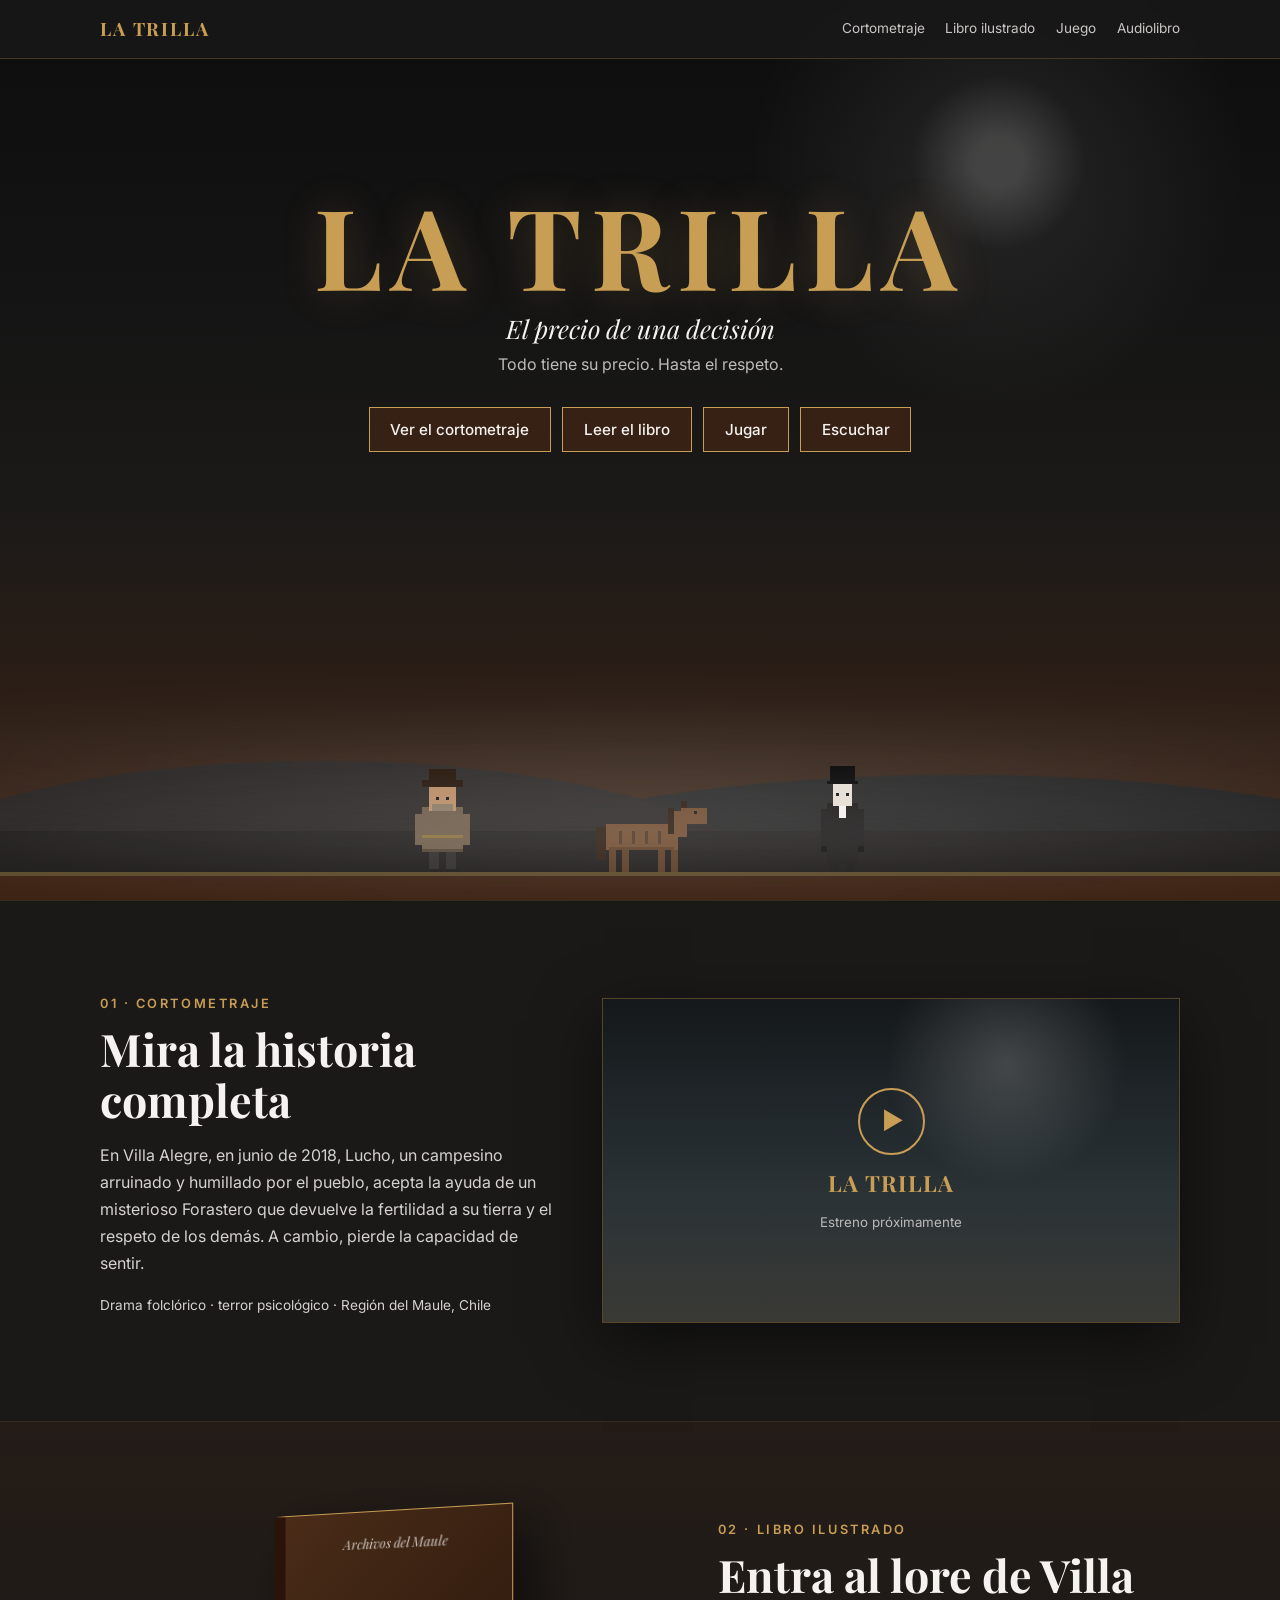
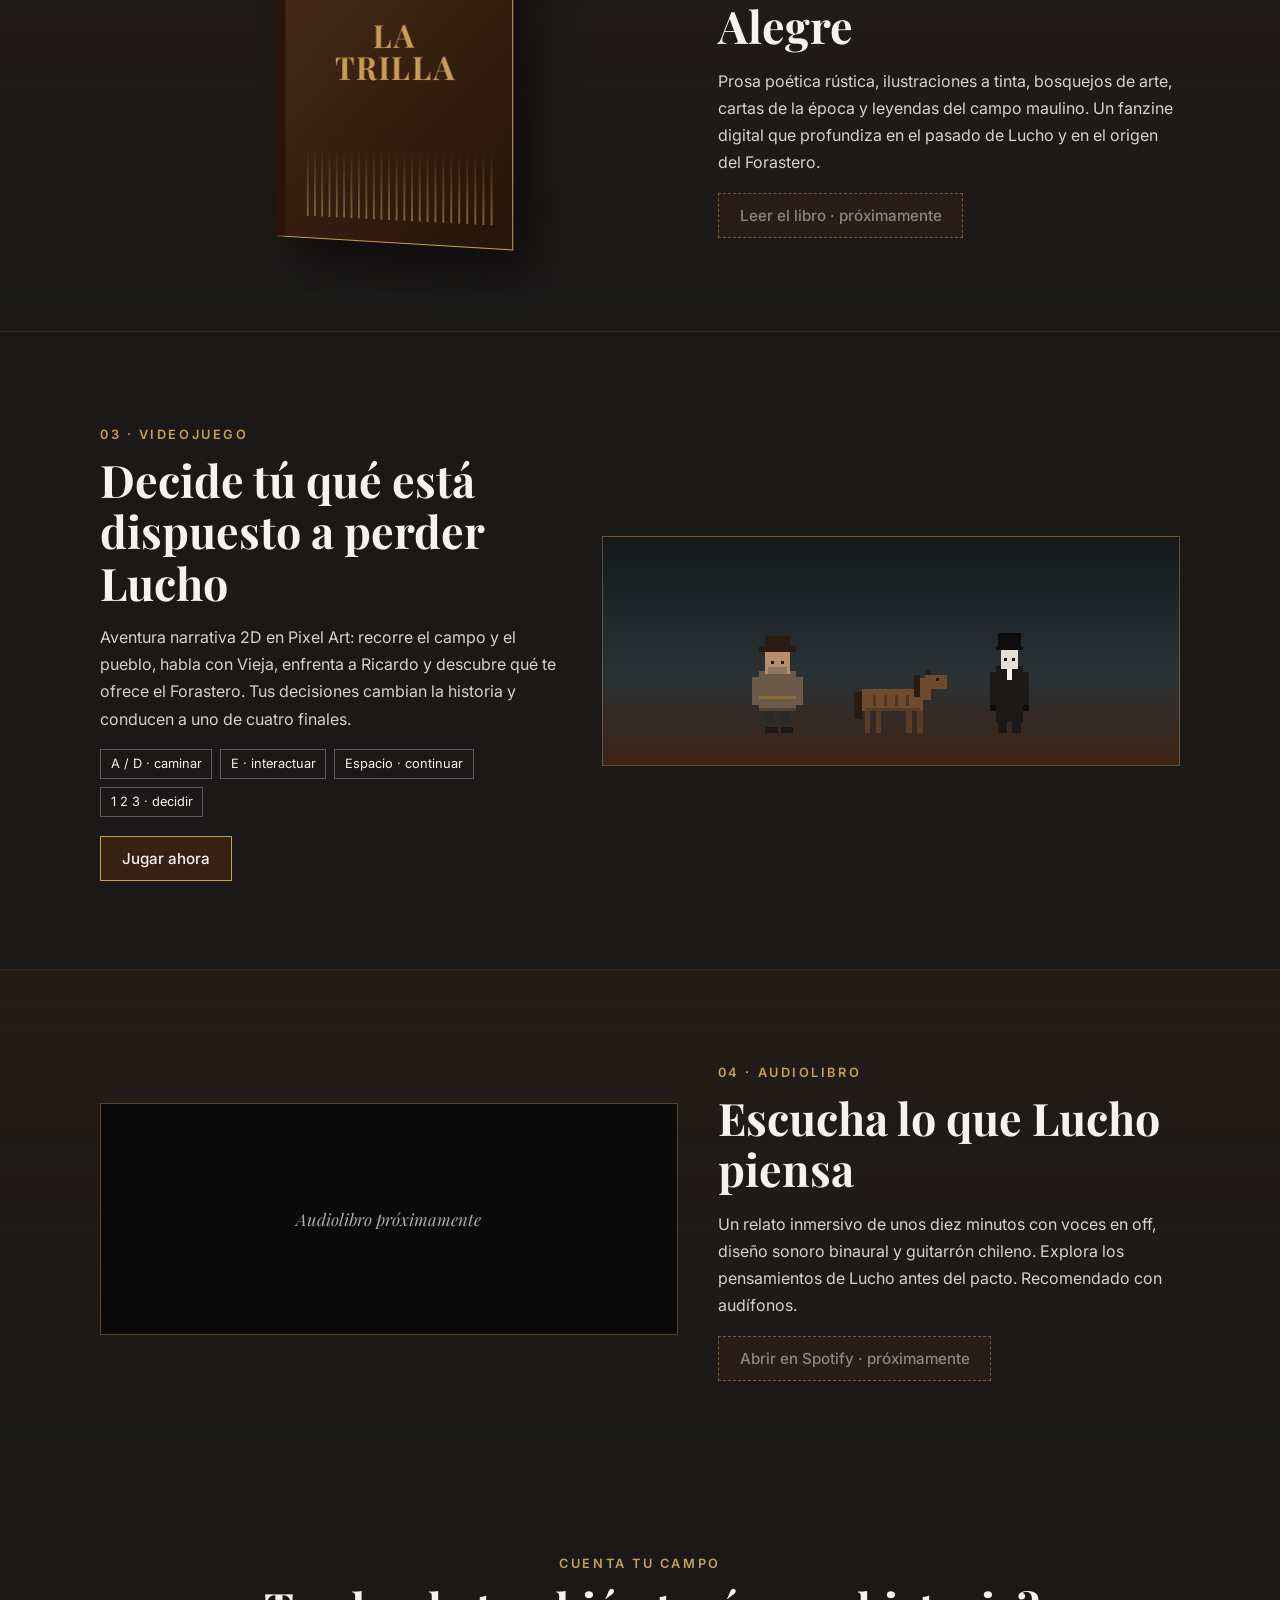
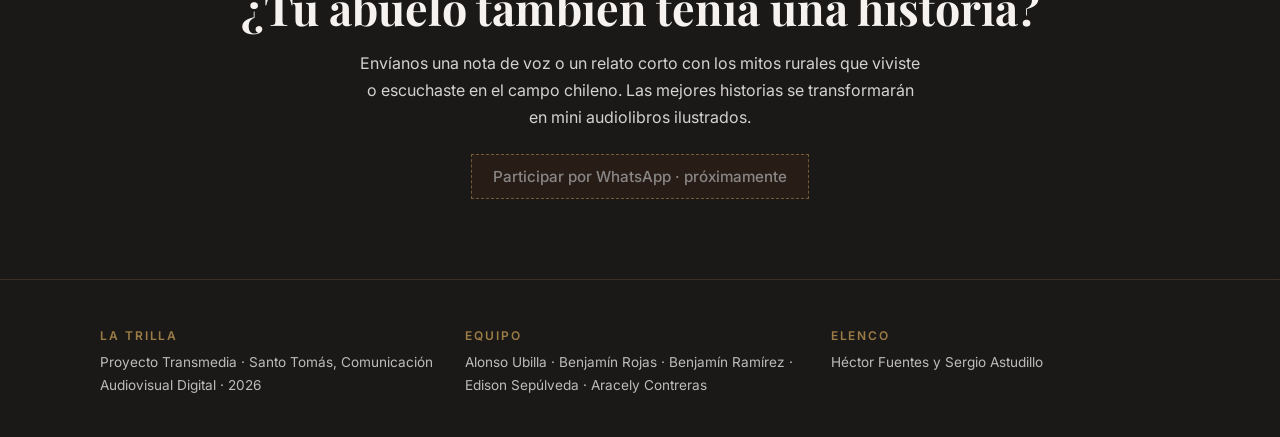
<file: index.html>
<!DOCTYPE html>
<html lang="es"><head><meta charset="UTF-8">
<meta name="viewport" content="width=device-width,initial-scale=1,viewport-fit=cover">
<meta name="theme-color" content="#1A1918"><meta name="color-scheme" content="dark">
<title>La Trilla — El precio de una decisión</title>
<meta name="description" content="Universo transmedia de La Trilla: cortometraje, libro ilustrado, videojuego y audiolibro ambientados en Villa Alegre, Región del Maule, 2018.">
<link rel="preconnect" href="https://fonts.googleapis.com"><link rel="preconnect" href="https://fonts.gstatic.com" crossorigin>
<link href="https://fonts.googleapis.com/css2?family=Inter:wght@400;500;600&family=Playfair+Display:ital,wght@0,600;0,700;1,400&display=swap" rel="stylesheet">
<style>
:root{--tierra:#3D2314;--adobe:#1A1918;--niebla:#F5F2F0;--trigo:#C89D54;--carbon:#2C2A29;--serif:"Playfair Display",Georgia,serif;--sans:Inter,system-ui,sans-serif}
*{box-sizing:border-box;margin:0}html{scroll-behavior:smooth;scroll-padding-top:4.5rem}
body{background:var(--adobe);color:var(--niebla);font:400 1rem/1.7 var(--sans);overflow-x:hidden}
a{color:inherit}img{display:block;max-width:100%}
.wrap{width:min(1080px,92vw);margin:auto}
nav{position:fixed;inset:0 0 auto;z-index:20;background:rgba(26,25,24,.88);backdrop-filter:blur(6px);border-bottom:1px solid rgba(200,157,84,.25);padding-top:env(safe-area-inset-top,0px)}
nav .wrap{display:flex;align-items:center;justify-content:space-between;gap:1rem;height:3.6rem}
.logo{font:700 1.15rem var(--serif);color:var(--trigo);letter-spacing:.1em;text-decoration:none}
nav ul{display:flex;gap:1.3rem;list-style:none;padding:0;font-size:.85rem;overflow-x:auto}
nav li a{text-decoration:none;opacity:.8;white-space:nowrap}nav li a:hover{opacity:1;color:var(--trigo)}
/* hero */
.hero{position:relative;min-height:100svh;display:flex;flex-direction:column;justify-content:center;text-align:center;padding:6rem 0 0;overflow:hidden;
 background:radial-gradient(circle at 78% 18%,rgba(245,242,240,.22) 0 2%,rgba(245,242,240,.06) 7%,transparent 20%),linear-gradient(180deg,#0d0d0e 0%,#1A1918 55%,#3D2314 100%)}
.hero h1{font:700 clamp(3.2rem,14vw,7rem)/1 var(--serif);color:var(--trigo);letter-spacing:.08em;text-shadow:0 0 40px rgba(200,157,84,.25)}
.sub{font:italic 400 clamp(1.1rem,3.5vw,1.6rem) var(--serif);margin-top:.6rem}
.tag{opacity:.75;margin-top:.4rem}
.cta{display:flex;gap:.7rem;justify-content:center;flex-wrap:wrap;margin:1.8rem 0 2rem}
.btn{display:inline-block;font:500 .95rem var(--sans);text-decoration:none;color:var(--niebla);background:rgba(61,35,20,.85);border:1px solid var(--trigo);padding:.75rem 1.3rem;cursor:pointer;transition:background .3s,color .3s}
.btn:hover,.btn:focus-visible{background:var(--trigo);color:var(--adobe);outline:none}
.btn.off{opacity:.5;pointer-events:none;border-style:dashed}
.scene{position:relative;margin-top:auto;height:clamp(150px,26vw,230px)}
.hills{position:absolute;inset:auto 0 0;height:100%;background:linear-gradient(#1d1b1a,#1d1b1a) bottom/100% 30% no-repeat,radial-gradient(ellipse 60% 100% at 25% 100%,#242120 60%,transparent 61%),radial-gradient(ellipse 70% 90% at 75% 100%,#202020 60%,transparent 61%)}
.ground{position:absolute;inset:auto 0 0;height:28px;background:#3D2314;border-top:4px solid #5b4a2a}
.cast{position:absolute;inset:auto 0 24px;display:flex;justify-content:center;align-items:flex-end;gap:clamp(.8rem,8vw,6rem)}
.cast img{image-rendering:pixelated;height:clamp(64px,11vw,110px);width:auto}
.cast img.v{height:clamp(46px,8vw,78px)}.cast .f{opacity:.0;animation:aparece 4s 1.2s forwards}
@keyframes aparece{to{opacity:1}}
.mist{position:absolute;left:-30%;width:160%;height:60%;bottom:0;background:radial-gradient(ellipse,rgba(245,242,240,.2),transparent 68%);filter:blur(24px);animation:deriva 60s linear infinite alternate}
.mist.b{bottom:30%;opacity:.6;animation-duration:85s;animation-direction:alternate-reverse}
@keyframes deriva{from{transform:translateX(-8%)}to{transform:translateX(8%)}}
/* módulos */
section.mod{padding:5.5rem 0;border-top:1px solid rgba(200,157,84,.15)}
section.mod:nth-of-type(even){background:linear-gradient(180deg,rgba(61,35,20,.28),transparent)}
.grid{display:grid;grid-template-columns:1fr 1.25fr;gap:2.5rem;align-items:center}
.grid.rev{grid-template-columns:1.25fr 1fr}.grid.rev .txt{order:2}
.num{font:600 .8rem var(--sans);letter-spacing:.2em;color:var(--trigo)}
h2{font:700 clamp(1.8rem,5vw,2.8rem)/1.15 var(--serif);margin:.4rem 0 1rem}
.txt p{opacity:.85;margin-bottom:1rem;max-width:52ch}
.meta{font-size:.85rem;opacity:.6}
.frame{position:relative;aspect-ratio:16/9;background:#0b0a0a;border:1px solid rgba(200,157,84,.4);box-shadow:0 20px 60px rgba(0,0,0,.5);overflow:hidden}
.frame iframe{position:absolute;inset:0;width:100%;height:100%;border:0}
.poster{position:absolute;inset:0;display:flex;flex-direction:column;align-items:center;justify-content:center;gap:.8rem;text-align:center;padding:1rem;border:0;width:100%;cursor:pointer;color:inherit;font:inherit;
 background:radial-gradient(circle at 70% 20%,rgba(245,242,240,.18),transparent 25%),linear-gradient(180deg,#14181b,#2a3236 60%,#3a3a35)}
.poster .play{width:4.2rem;height:4.2rem;border:2px solid var(--trigo);border-radius:50%;display:grid;place-items:center;font-size:1.5rem;color:var(--trigo);padding-left:.2rem;transition:transform .3s,background .3s}
.poster:hover .play{transform:scale(1.08);background:rgba(200,157,84,.15)}
.poster b{font:700 1.4rem var(--serif);letter-spacing:.06em;color:var(--trigo)}.poster small{opacity:.7}
.book{perspective:900px;display:grid;place-items:center}
.cover{width:min(250px,60vw);aspect-ratio:3/4;background:linear-gradient(135deg,#4a2c18,#25140a);border:1px solid var(--trigo);border-left:12px solid #2a1308;transform:rotateY(-18deg);box-shadow:20px 20px 50px rgba(0,0,0,.55);display:flex;flex-direction:column;justify-content:space-between;padding:1.4rem 1.1rem;text-align:center;transition:transform .5s}
.cover:hover{transform:rotateY(-6deg)}
.cover h3{font:700 2rem/1 var(--serif);color:var(--trigo);letter-spacing:.06em}.cover i{font:italic .85rem var(--serif);opacity:.8}
.cover .wheat{height:70px;background:repeating-linear-gradient(90deg,transparent 0 6px,rgba(200,157,84,.55) 6px 8px);-webkit-mask:linear-gradient(0deg,#000,transparent);mask:linear-gradient(0deg,#000,transparent)}
.chars{display:flex;gap:1.6rem;align-items:flex-end;justify-content:center;padding:2rem;background:linear-gradient(180deg,#14181b,#2a3236 60%,#3D2314);border:1px solid rgba(200,157,84,.4);min-height:230px}
.chars img{image-rendering:pixelated;height:100px;width:auto}.chars img.v{height:66px}
.keys{display:flex;gap:.5rem;flex-wrap:wrap;margin:0 0 1.2rem;padding:0;list-style:none;font-size:.8rem}
.keys li{border:1px solid rgba(245,242,240,.3);padding:.2rem .6rem}
.embed{background:#0b0a0a;border:1px solid rgba(200,157,84,.4);min-height:232px;display:grid;place-items:center;text-align:center;padding:1rem}
.embed iframe{width:100%;height:232px;border:0}
.soon{opacity:.7;font:italic 1.05rem var(--serif)}
.part{text-align:center;padding:5rem 0}.part p{max-width:56ch;margin:0 auto 1.4rem;opacity:.85}
footer{padding:3rem 0 2.5rem;border-top:1px solid rgba(200,157,84,.25);font-size:.85rem;opacity:.75}
footer .wrap{display:grid;gap:1rem;grid-template-columns:repeat(auto-fit,minmax(220px,1fr))}
footer h4{font:600 .75rem var(--sans);letter-spacing:.16em;color:var(--trigo);margin-bottom:.5rem}
.rv{opacity:0;transform:translateY(16px);transition:opacity .9s,transform .9s}.rv.in{opacity:1;transform:none}
@media(max-width:780px){.grid,.grid.rev{grid-template-columns:1fr}.grid.rev .txt{order:0}nav ul{gap:.9rem}}
@media(prefers-reduced-motion:reduce){*{animation:none!important;transition:none!important}.cast .f,.rv{opacity:1;transform:none}html{scroll-behavior:auto}}
</style></head>
<body>
<nav><div class="wrap"><a class="logo" href="#top">LA TRILLA</a>
<ul><li><a href="#corto">Cortometraje</a></li><li><a href="#libro">Libro ilustrado</a></li><li><a href="#juego">Juego</a></li><li><a href="#audio">Audiolibro</a></li></ul></div></nav>

<header class="hero" id="top"><div class="wrap">
<h1>LA TRILLA</h1><p class="sub">El precio de una decisión</p><p class="tag">Todo tiene su precio. Hasta el respeto.</p>
<div class="cta"><a class="btn" href="#corto">Ver el cortometraje</a><a class="btn" href="#libro">Leer el libro</a><a class="btn" data-link="juego" href="#juego">Jugar</a><a class="btn" href="#audio">Escuchar</a></div></div>
<div class="scene" aria-hidden="true"><div class="hills"></div><div class="mist b"></div>
<div class="cast"><img src="[data-uri]" alt=""><img class="v" src="[data-uri]" alt=""><img class="f" src="[data-uri]" alt=""></div>
<div class="ground"></div><div class="mist"></div></div></header>

<main>
<section class="mod" id="corto"><div class="wrap grid"><div class="txt rv"><span class="num">01 · CORTOMETRAJE</span><h2>Mira la historia completa</h2>
<p>En Villa Alegre, en junio de 2018, Lucho, un campesino arruinado y humillado por el pueblo, acepta la ayuda de un misterioso Forastero que devuelve la fertilidad a su tierra y el respeto de los demás. A cambio, pierde la capacidad de sentir.</p>
<p class="meta">Drama folclórico · terror psicológico · Región del Maule, Chile</p></div>
<div class="rv"><div class="frame" id="video"><button class="poster" type="button" id="play"><span class="play">▶</span><b>LA TRILLA</b><small id="video-note">Ver el cortometraje</small></button></div></div></div></section>

<section class="mod" id="libro"><div class="wrap grid rev"><div class="book rv"><div class="cover"><i>Archivos del Maule</i><h3>LA<br>TRILLA</h3><div class="wheat"></div></div></div>
<div class="txt rv"><span class="num">02 · LIBRO ILUSTRADO</span><h2>Entra al lore de Villa Alegre</h2>
<p>Prosa poética rústica, ilustraciones a tinta, bosquejos de arte, cartas de la época y leyendas del campo maulino. Un fanzine digital que profundiza en el pasado de Lucho y en el origen del Forastero.</p>
<a class="btn" data-link="libro" href="#libro" target="_blank" rel="noopener">Leer el libro</a></div></div></section>

<section class="mod" id="juego"><div class="wrap grid"><div class="txt rv"><span class="num">03 · VIDEOJUEGO</span><h2>Decide tú qué está dispuesto a perder Lucho</h2>
<p>Aventura narrativa 2D en Pixel Art: recorre el campo y el pueblo, habla con Vieja, enfrenta a Ricardo y descubre qué te ofrece el Forastero. Tus decisiones cambian la historia y conducen a uno de cuatro finales.</p>
<ul class="keys"><li>A / D · caminar</li><li>E · interactuar</li><li>Espacio · continuar</li><li>1 2 3 · decidir</li></ul>
<a class="btn" data-link="juego" href="#juego" target="_blank" rel="noopener">Jugar ahora</a></div>
<div class="chars rv" aria-hidden="true"><img src="[data-uri]" alt=""><img class="v" src="[data-uri]" alt=""><img src="[data-uri]" alt=""></div></div></section>

<section class="mod" id="audio"><div class="wrap grid rev"><div class="embed rv" id="audio-box"><p class="soon">Audiolibro próximamente</p></div>
<div class="txt rv"><span class="num">04 · AUDIOLIBRO</span><h2>Escucha lo que Lucho piensa</h2>
<p>Un relato inmersivo de unos diez minutos con voces en off, diseño sonoro binaural y guitarrón chileno. Explora los pensamientos de Lucho antes del pacto. Recomendado con audífonos.</p>
<a class="btn" data-link="spotify" href="#audio" target="_blank" rel="noopener">Abrir en Spotify</a></div></div></section>

<section class="part"><div class="wrap rv"><span class="num">CUENTA TU CAMPO</span><h2>¿Tu abuelo también tenía una historia?</h2>
<p>Envíanos una nota de voz o un relato corto con los mitos rurales que viviste o escuchaste en el campo chileno. Las mejores historias se transformarán en mini audiolibros ilustrados.</p>
<a class="btn" data-link="whatsapp" href="#" target="_blank" rel="noopener">Participar por WhatsApp</a></div></section>
</main>

<footer><div class="wrap"><div><h4>LA TRILLA</h4>Proyecto Transmedia · Santo Tomás, Comunicación Audiovisual Digital · 2026</div>
<div><h4>EQUIPO</h4>Alonso Ubilla · Benjamín Rojas · Benjamín Ramírez · Edison Sepúlveda · Aracely Contreras</div>
<div><h4>ELENCO</h4>Héctor Fuentes y Sergio Astudillo</div></div></footer>

<script>
/* ===== CONFIGURACIÓN: pega aquí tus enlaces reales. Lo que quede vacío se muestra como «próximamente». ===== */
const LINKS={
  juego:'jugar.html',
  youtubeId:'',        // ej. 'dQw4w9WgXcQ' (el código que aparece tras v= en el enlace de YouTube)
  libro:'',            // enlace público de Issuu o FlippingBook
  spotify:'',          // enlace del audiolibro en Spotify, ej. https://open.spotify.com/episode/XXXX
  whatsapp:''          // enlace wa.link/... o https://wa.me/569XXXXXXXX
};
const $=s=>document.querySelector(s);
document.querySelectorAll('[data-link]').forEach(a=>{const k=a.dataset.link,u=k==='spotify'||k==='libro'||k==='whatsapp'||k==='juego'?LINKS[k]:'';if(u)a.href=u;else if(k!=='juego'){a.classList.add('off');a.textContent+=' · próximamente'}});
const play=$('#play');
if(LINKS.youtubeId){play.onclick=()=>{$('#video').innerHTML='<iframe src="https://www.youtube-nocookie.com/embed/'+encodeURIComponent(LINKS.youtubeId)+'?autoplay=1&rel=0" title="La Trilla — cortometraje" allow="autoplay; encrypted-media; fullscreen; picture-in-picture" allowfullscreen></iframe>'}}
else{$('#video-note').textContent='Estreno próximamente';play.style.cursor='default'}
if(LINKS.spotify){const m=LINKS.spotify.match(/open\.spotify\.com\/(?:intl-[a-z]+\/)?(episode|show|track|album|playlist)\/([A-Za-z0-9]+)/);
  if(m)$('#audio-box').innerHTML='<iframe src="https://open.spotify.com/embed/'+m[1]+'/'+m[2]+'" title="Audiolibro La Trilla" allow="encrypted-media" loading="lazy"></iframe>'}
const io=new IntersectionObserver(es=>es.forEach(e=>{if(e.isIntersecting){e.target.classList.add('in');io.unobserve(e.target)}}),{threshold:.15});
document.querySelectorAll('.rv').forEach(el=>io.observe(el));
</script>
</body></html>
</file>
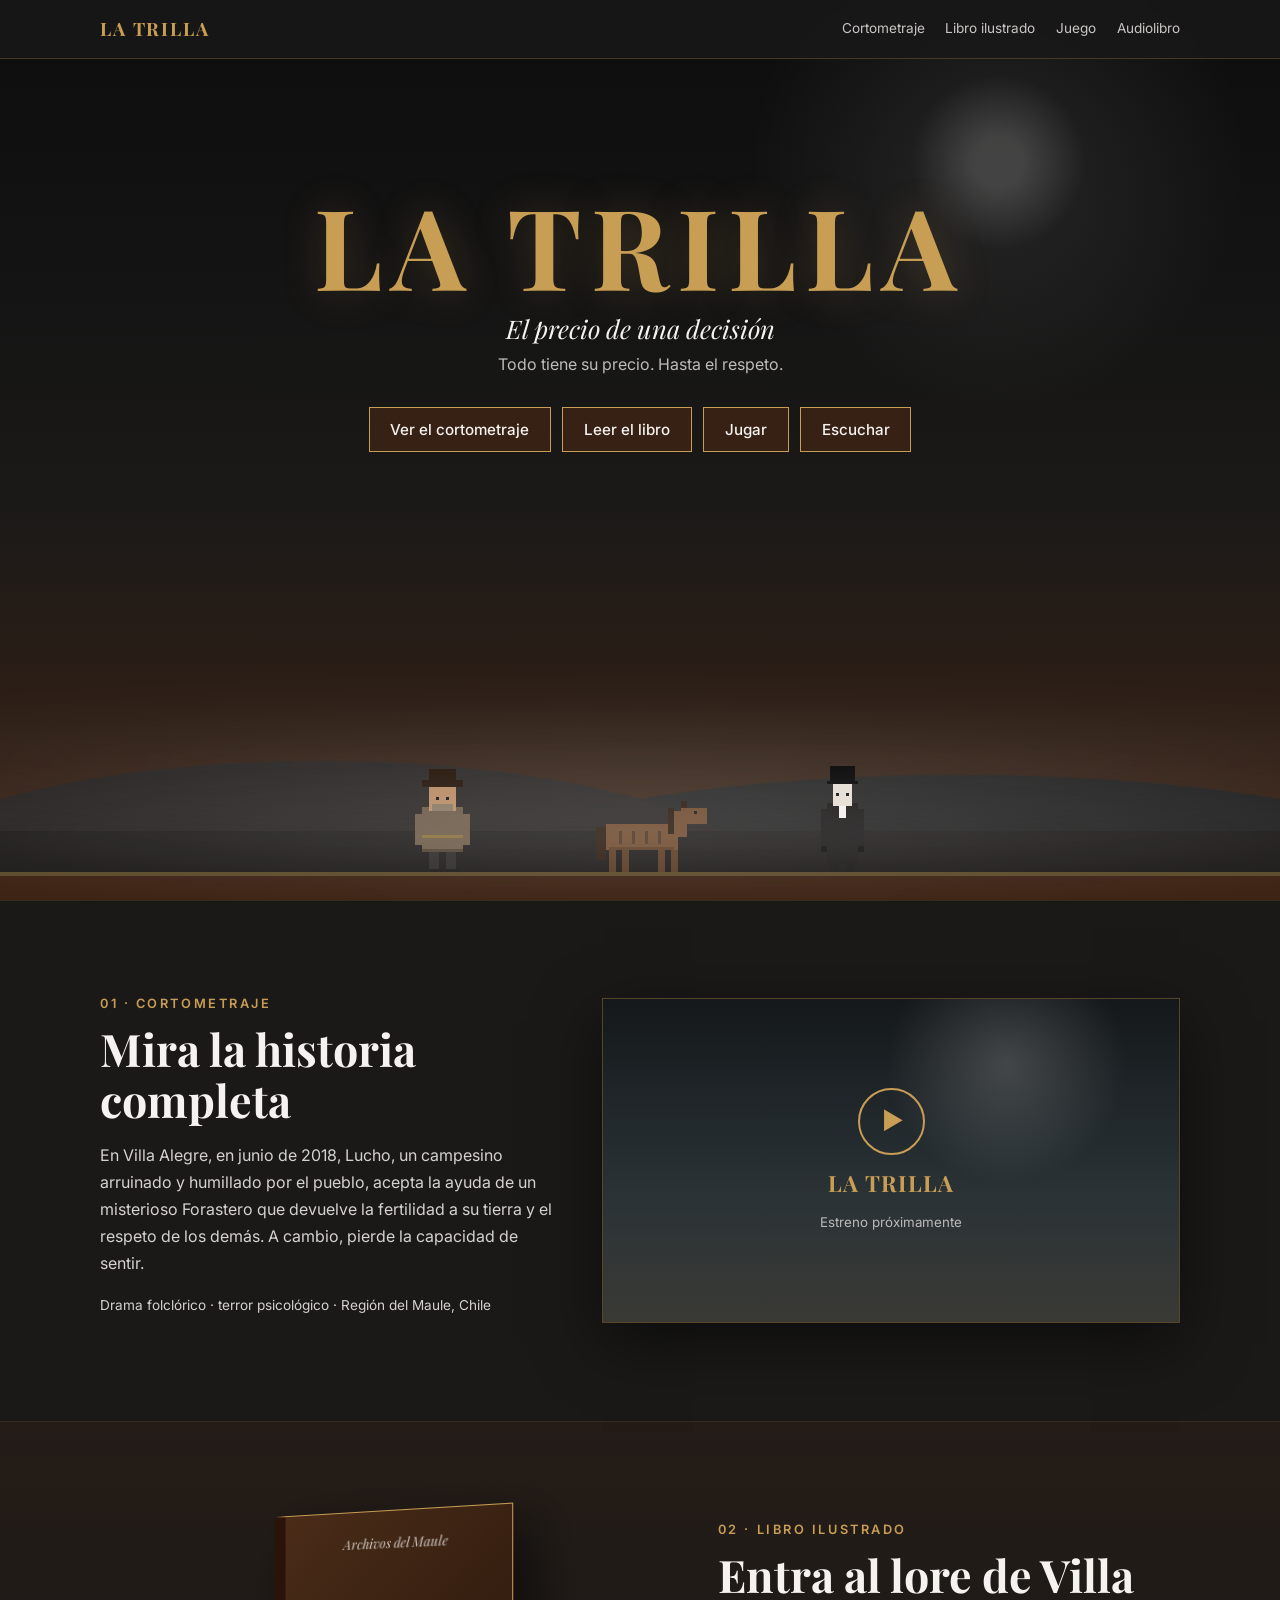
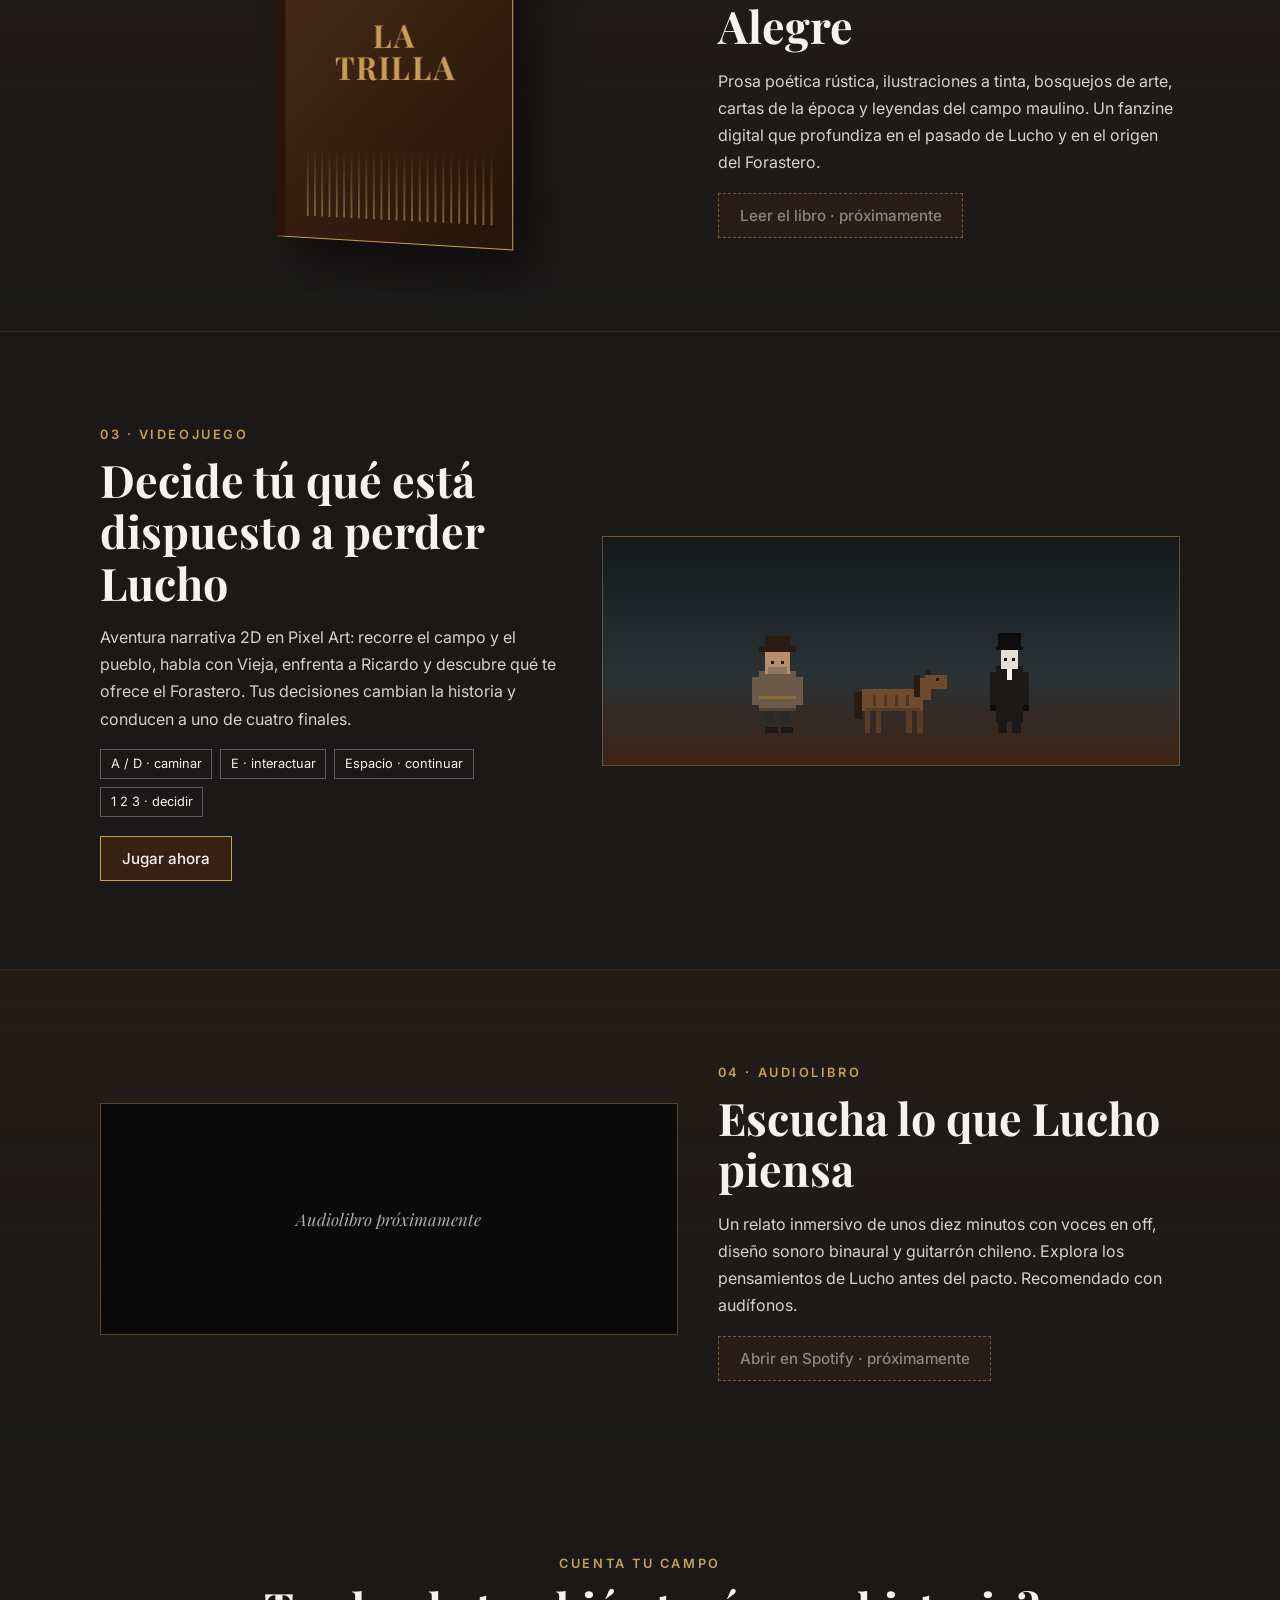
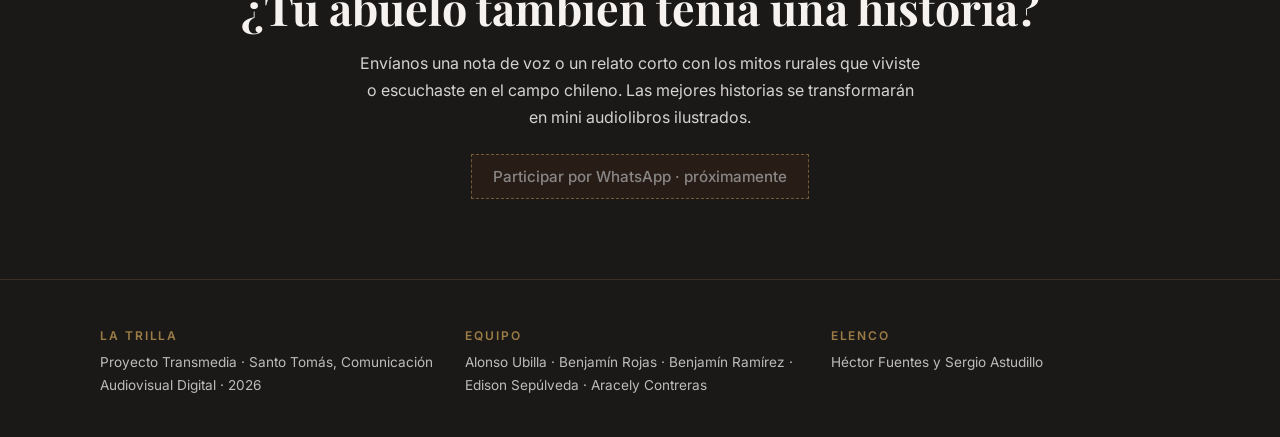
<file: landing_la_trilla.html>
<!DOCTYPE html>
<html lang="es"><head><meta charset="UTF-8">
<meta name="viewport" content="width=device-width,initial-scale=1,viewport-fit=cover">
<meta name="theme-color" content="#1A1918"><meta name="color-scheme" content="dark">
<title>La Trilla — El precio de una decisión</title>
<meta name="description" content="Universo transmedia de La Trilla: cortometraje, libro ilustrado, videojuego y audiolibro ambientados en Villa Alegre, Región del Maule, 2018.">
<link rel="preconnect" href="https://fonts.googleapis.com"><link rel="preconnect" href="https://fonts.gstatic.com" crossorigin>
<link href="https://fonts.googleapis.com/css2?family=Inter:wght@400;500;600&family=Playfair+Display:ital,wght@0,600;0,700;1,400&display=swap" rel="stylesheet">
<style>
:root{--tierra:#3D2314;--adobe:#1A1918;--niebla:#F5F2F0;--trigo:#C89D54;--carbon:#2C2A29;--serif:"Playfair Display",Georgia,serif;--sans:Inter,system-ui,sans-serif}
*{box-sizing:border-box;margin:0}html{scroll-behavior:smooth;scroll-padding-top:4.5rem}
body{background:var(--adobe);color:var(--niebla);font:400 1rem/1.7 var(--sans);overflow-x:hidden}
a{color:inherit}img{display:block;max-width:100%}
.wrap{width:min(1080px,92vw);margin:auto}
nav{position:fixed;inset:0 0 auto;z-index:20;background:rgba(26,25,24,.88);backdrop-filter:blur(6px);border-bottom:1px solid rgba(200,157,84,.25);padding-top:env(safe-area-inset-top,0px)}
nav .wrap{display:flex;align-items:center;justify-content:space-between;gap:1rem;height:3.6rem}
.logo{font:700 1.15rem var(--serif);color:var(--trigo);letter-spacing:.1em;text-decoration:none}
nav ul{display:flex;gap:1.3rem;list-style:none;padding:0;font-size:.85rem;overflow-x:auto}
nav li a{text-decoration:none;opacity:.8;white-space:nowrap}nav li a:hover{opacity:1;color:var(--trigo)}
/* hero */
.hero{position:relative;min-height:100svh;display:flex;flex-direction:column;justify-content:center;text-align:center;padding:6rem 0 0;overflow:hidden;
 background:radial-gradient(circle at 78% 18%,rgba(245,242,240,.22) 0 2%,rgba(245,242,240,.06) 7%,transparent 20%),linear-gradient(180deg,#0d0d0e 0%,#1A1918 55%,#3D2314 100%)}
.hero h1{font:700 clamp(3.2rem,14vw,7rem)/1 var(--serif);color:var(--trigo);letter-spacing:.08em;text-shadow:0 0 40px rgba(200,157,84,.25)}
.sub{font:italic 400 clamp(1.1rem,3.5vw,1.6rem) var(--serif);margin-top:.6rem}
.tag{opacity:.75;margin-top:.4rem}
.cta{display:flex;gap:.7rem;justify-content:center;flex-wrap:wrap;margin:1.8rem 0 2rem}
.btn{display:inline-block;font:500 .95rem var(--sans);text-decoration:none;color:var(--niebla);background:rgba(61,35,20,.85);border:1px solid var(--trigo);padding:.75rem 1.3rem;cursor:pointer;transition:background .3s,color .3s}
.btn:hover,.btn:focus-visible{background:var(--trigo);color:var(--adobe);outline:none}
.btn.off{opacity:.5;pointer-events:none;border-style:dashed}
.scene{position:relative;margin-top:auto;height:clamp(150px,26vw,230px)}
.hills{position:absolute;inset:auto 0 0;height:100%;background:linear-gradient(#1d1b1a,#1d1b1a) bottom/100% 30% no-repeat,radial-gradient(ellipse 60% 100% at 25% 100%,#242120 60%,transparent 61%),radial-gradient(ellipse 70% 90% at 75% 100%,#202020 60%,transparent 61%)}
.ground{position:absolute;inset:auto 0 0;height:28px;background:#3D2314;border-top:4px solid #5b4a2a}
.cast{position:absolute;inset:auto 0 24px;display:flex;justify-content:center;align-items:flex-end;gap:clamp(.8rem,8vw,6rem)}
.cast img{image-rendering:pixelated;height:clamp(64px,11vw,110px);width:auto}
.cast img.v{height:clamp(46px,8vw,78px)}.cast .f{opacity:.0;animation:aparece 4s 1.2s forwards}
@keyframes aparece{to{opacity:1}}
.mist{position:absolute;left:-30%;width:160%;height:60%;bottom:0;background:radial-gradient(ellipse,rgba(245,242,240,.2),transparent 68%);filter:blur(24px);animation:deriva 60s linear infinite alternate}
.mist.b{bottom:30%;opacity:.6;animation-duration:85s;animation-direction:alternate-reverse}
@keyframes deriva{from{transform:translateX(-8%)}to{transform:translateX(8%)}}
/* módulos */
section.mod{padding:5.5rem 0;border-top:1px solid rgba(200,157,84,.15)}
section.mod:nth-of-type(even){background:linear-gradient(180deg,rgba(61,35,20,.28),transparent)}
.grid{display:grid;grid-template-columns:1fr 1.25fr;gap:2.5rem;align-items:center}
.grid.rev{grid-template-columns:1.25fr 1fr}.grid.rev .txt{order:2}
.num{font:600 .8rem var(--sans);letter-spacing:.2em;color:var(--trigo)}
h2{font:700 clamp(1.8rem,5vw,2.8rem)/1.15 var(--serif);margin:.4rem 0 1rem}
.txt p{opacity:.85;margin-bottom:1rem;max-width:52ch}
.meta{font-size:.85rem;opacity:.6}
.frame{position:relative;aspect-ratio:16/9;background:#0b0a0a;border:1px solid rgba(200,157,84,.4);box-shadow:0 20px 60px rgba(0,0,0,.5);overflow:hidden}
.frame iframe{position:absolute;inset:0;width:100%;height:100%;border:0}
.poster{position:absolute;inset:0;display:flex;flex-direction:column;align-items:center;justify-content:center;gap:.8rem;text-align:center;padding:1rem;border:0;width:100%;cursor:pointer;color:inherit;font:inherit;
 background:radial-gradient(circle at 70% 20%,rgba(245,242,240,.18),transparent 25%),linear-gradient(180deg,#14181b,#2a3236 60%,#3a3a35)}
.poster .play{width:4.2rem;height:4.2rem;border:2px solid var(--trigo);border-radius:50%;display:grid;place-items:center;font-size:1.5rem;color:var(--trigo);padding-left:.2rem;transition:transform .3s,background .3s}
.poster:hover .play{transform:scale(1.08);background:rgba(200,157,84,.15)}
.poster b{font:700 1.4rem var(--serif);letter-spacing:.06em;color:var(--trigo)}.poster small{opacity:.7}
.book{perspective:900px;display:grid;place-items:center}
.cover{width:min(250px,60vw);aspect-ratio:3/4;background:linear-gradient(135deg,#4a2c18,#25140a);border:1px solid var(--trigo);border-left:12px solid #2a1308;transform:rotateY(-18deg);box-shadow:20px 20px 50px rgba(0,0,0,.55);display:flex;flex-direction:column;justify-content:space-between;padding:1.4rem 1.1rem;text-align:center;transition:transform .5s}
.cover:hover{transform:rotateY(-6deg)}
.cover h3{font:700 2rem/1 var(--serif);color:var(--trigo);letter-spacing:.06em}.cover i{font:italic .85rem var(--serif);opacity:.8}
.cover .wheat{height:70px;background:repeating-linear-gradient(90deg,transparent 0 6px,rgba(200,157,84,.55) 6px 8px);-webkit-mask:linear-gradient(0deg,#000,transparent);mask:linear-gradient(0deg,#000,transparent)}
.chars{display:flex;gap:1.6rem;align-items:flex-end;justify-content:center;padding:2rem;background:linear-gradient(180deg,#14181b,#2a3236 60%,#3D2314);border:1px solid rgba(200,157,84,.4);min-height:230px}
.chars img{image-rendering:pixelated;height:100px;width:auto}.chars img.v{height:66px}
.keys{display:flex;gap:.5rem;flex-wrap:wrap;margin:0 0 1.2rem;padding:0;list-style:none;font-size:.8rem}
.keys li{border:1px solid rgba(245,242,240,.3);padding:.2rem .6rem}
.embed{background:#0b0a0a;border:1px solid rgba(200,157,84,.4);min-height:232px;display:grid;place-items:center;text-align:center;padding:1rem}
.embed iframe{width:100%;height:232px;border:0}
.soon{opacity:.7;font:italic 1.05rem var(--serif)}
.part{text-align:center;padding:5rem 0}.part p{max-width:56ch;margin:0 auto 1.4rem;opacity:.85}
footer{padding:3rem 0 2.5rem;border-top:1px solid rgba(200,157,84,.25);font-size:.85rem;opacity:.75}
footer .wrap{display:grid;gap:1rem;grid-template-columns:repeat(auto-fit,minmax(220px,1fr))}
footer h4{font:600 .75rem var(--sans);letter-spacing:.16em;color:var(--trigo);margin-bottom:.5rem}
.rv{opacity:0;transform:translateY(16px);transition:opacity .9s,transform .9s}.rv.in{opacity:1;transform:none}
@media(max-width:780px){.grid,.grid.rev{grid-template-columns:1fr}.grid.rev .txt{order:0}nav ul{gap:.9rem}}
@media(prefers-reduced-motion:reduce){*{animation:none!important;transition:none!important}.cast .f,.rv{opacity:1;transform:none}html{scroll-behavior:auto}}
</style></head>
<body>
<nav><div class="wrap"><a class="logo" href="#top">LA TRILLA</a>
<ul><li><a href="#corto">Cortometraje</a></li><li><a href="#libro">Libro ilustrado</a></li><li><a href="#juego">Juego</a></li><li><a href="#audio">Audiolibro</a></li></ul></div></nav>

<header class="hero" id="top"><div class="wrap">
<h1>LA TRILLA</h1><p class="sub">El precio de una decisión</p><p class="tag">Todo tiene su precio. Hasta el respeto.</p>
<div class="cta"><a class="btn" href="#corto">Ver el cortometraje</a><a class="btn" href="#libro">Leer el libro</a><a class="btn" data-link="juego" href="#juego">Jugar</a><a class="btn" href="#audio">Escuchar</a></div></div>
<div class="scene" aria-hidden="true"><div class="hills"></div><div class="mist b"></div>
<div class="cast"><img src="[data-uri]" alt=""><img class="v" src="[data-uri]" alt=""><img class="f" src="[data-uri]" alt=""></div>
<div class="ground"></div><div class="mist"></div></div></header>

<main>
<section class="mod" id="corto"><div class="wrap grid"><div class="txt rv"><span class="num">01 · CORTOMETRAJE</span><h2>Mira la historia completa</h2>
<p>En Villa Alegre, en junio de 2018, Lucho, un campesino arruinado y humillado por el pueblo, acepta la ayuda de un misterioso Forastero que devuelve la fertilidad a su tierra y el respeto de los demás. A cambio, pierde la capacidad de sentir.</p>
<p class="meta">Drama folclórico · terror psicológico · Región del Maule, Chile</p></div>
<div class="rv"><div class="frame" id="video"><button class="poster" type="button" id="play"><span class="play">▶</span><b>LA TRILLA</b><small id="video-note">Ver el cortometraje</small></button></div></div></div></section>

<section class="mod" id="libro"><div class="wrap grid rev"><div class="book rv"><div class="cover"><i>Archivos del Maule</i><h3>LA<br>TRILLA</h3><div class="wheat"></div></div></div>
<div class="txt rv"><span class="num">02 · LIBRO ILUSTRADO</span><h2>Entra al lore de Villa Alegre</h2>
<p>Prosa poética rústica, ilustraciones a tinta, bosquejos de arte, cartas de la época y leyendas del campo maulino. Un fanzine digital que profundiza en el pasado de Lucho y en el origen del Forastero.</p>
<a class="btn" data-link="libro" href="#libro" target="_blank" rel="noopener">Leer el libro</a></div></div></section>

<section class="mod" id="juego"><div class="wrap grid"><div class="txt rv"><span class="num">03 · VIDEOJUEGO</span><h2>Decide tú qué está dispuesto a perder Lucho</h2>
<p>Aventura narrativa 2D en Pixel Art: recorre el campo y el pueblo, habla con Vieja, enfrenta a Ricardo y descubre qué te ofrece el Forastero. Tus decisiones cambian la historia y conducen a uno de cuatro finales.</p>
<ul class="keys"><li>A / D · caminar</li><li>E · interactuar</li><li>Espacio · continuar</li><li>1 2 3 · decidir</li></ul>
<a class="btn" data-link="juego" href="#juego" target="_blank" rel="noopener">Jugar ahora</a></div>
<div class="chars rv" aria-hidden="true"><img src="[data-uri]" alt=""><img class="v" src="[data-uri]" alt=""><img src="[data-uri]" alt=""></div></div></section>

<section class="mod" id="audio"><div class="wrap grid rev"><div class="embed rv" id="audio-box"><p class="soon">Audiolibro próximamente</p></div>
<div class="txt rv"><span class="num">04 · AUDIOLIBRO</span><h2>Escucha lo que Lucho piensa</h2>
<p>Un relato inmersivo de unos diez minutos con voces en off, diseño sonoro binaural y guitarrón chileno. Explora los pensamientos de Lucho antes del pacto. Recomendado con audífonos.</p>
<a class="btn" data-link="spotify" href="#audio" target="_blank" rel="noopener">Abrir en Spotify</a></div></div></section>

<section class="part"><div class="wrap rv"><span class="num">CUENTA TU CAMPO</span><h2>¿Tu abuelo también tenía una historia?</h2>
<p>Envíanos una nota de voz o un relato corto con los mitos rurales que viviste o escuchaste en el campo chileno. Las mejores historias se transformarán en mini audiolibros ilustrados.</p>
<a class="btn" data-link="whatsapp" href="#" target="_blank" rel="noopener">Participar por WhatsApp</a></div></section>
</main>

<footer><div class="wrap"><div><h4>LA TRILLA</h4>Proyecto Transmedia · Santo Tomás, Comunicación Audiovisual Digital · 2026</div>
<div><h4>EQUIPO</h4>Alonso Ubilla · Benjamín Rojas · Benjamín Ramírez · Edison Sepúlveda · Aracely Contreras</div>
<div><h4>ELENCO</h4>Héctor Fuentes y Sergio Astudillo</div></div></footer>

<script>
/* ===== CONFIGURACIÓN: pega aquí tus enlaces reales. Lo que quede vacío se muestra como «próximamente». ===== */
const LINKS={
  juego:'https://benjjaminro01-oss.github.io/La-trilla/',
  youtubeId:'',        // ej. 'dQw4w9WgXcQ' (el código que aparece tras v= en el enlace de YouTube)
  libro:'',            // enlace público de Issuu o FlippingBook
  spotify:'',          // enlace del audiolibro en Spotify, ej. https://open.spotify.com/episode/XXXX
  whatsapp:''          // enlace wa.link/... o https://wa.me/569XXXXXXXX
};
const $=s=>document.querySelector(s);
document.querySelectorAll('[data-link]').forEach(a=>{const k=a.dataset.link,u=k==='spotify'||k==='libro'||k==='whatsapp'||k==='juego'?LINKS[k]:'';if(u)a.href=u;else if(k!=='juego'){a.classList.add('off');a.textContent+=' · próximamente'}});
const play=$('#play');
if(LINKS.youtubeId){play.onclick=()=>{$('#video').innerHTML='<iframe src="https://www.youtube-nocookie.com/embed/'+encodeURIComponent(LINKS.youtubeId)+'?autoplay=1&rel=0" title="La Trilla — cortometraje" allow="autoplay; encrypted-media; fullscreen; picture-in-picture" allowfullscreen></iframe>'}}
else{$('#video-note').textContent='Estreno próximamente';play.style.cursor='default'}
if(LINKS.spotify){const m=LINKS.spotify.match(/open\.spotify\.com\/(?:intl-[a-z]+\/)?(episode|show|track|album|playlist)\/([A-Za-z0-9]+)/);
  if(m)$('#audio-box').innerHTML='<iframe src="https://open.spotify.com/embed/'+m[1]+'/'+m[2]+'" title="Audiolibro La Trilla" allow="encrypted-media" loading="lazy"></iframe>'}
const io=new IntersectionObserver(es=>es.forEach(e=>{if(e.isIntersecting){e.target.classList.add('in');io.unobserve(e.target)}}),{threshold:.15});
document.querySelectorAll('.rv').forEach(el=>io.observe(el));
</script>
</body></html>
</file>
